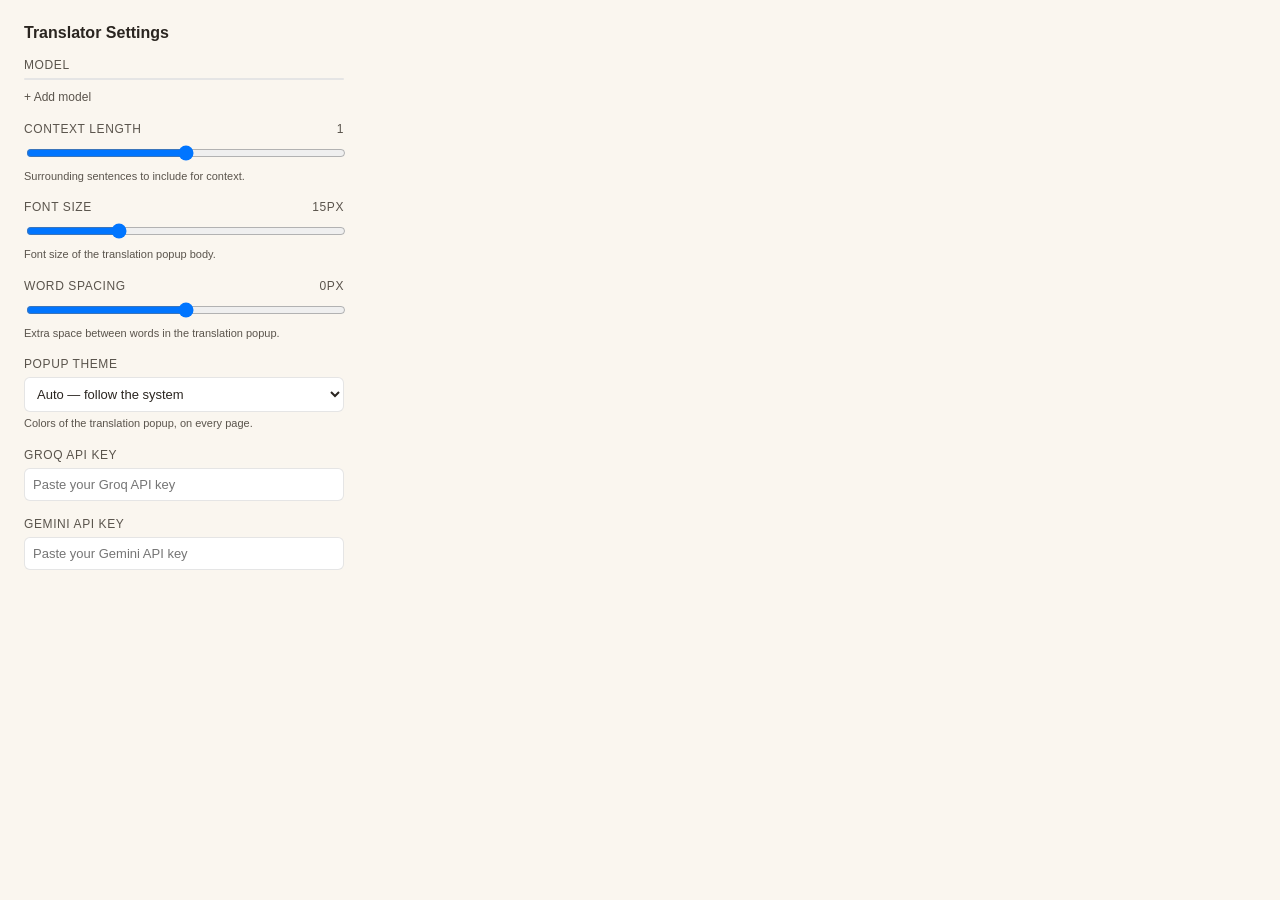
<file: chrome-extension/popup.html>
<!DOCTYPE html>
<html>
<head>
  <meta charset="UTF-8">
  <style>
    /* Same three-way Popup theme setting the translation popup uses — this
       panel follows it too, so picking Dark doesn't leave a white sheet of
       settings behind the dark popup. 'auto' is resolved to one of the two
       classes in popup.js (matchMedia), never with a media query here. */
    :root {
      --bg: #faf6ef;
      --fg: #2a2520;
      --muted: #5a544c;
      --field: #ffffff;
      --line: rgba(0,0,0,0.1);
      --line-soft: rgba(0,0,0,0.06);
      --hover: rgba(0,0,0,0.03);
      --danger: #b3261e;
      --btn-bg: #2a2520;
      --btn-fg: #faf6ef;
    }
    /* color-scheme so the native range thumb, the select menu and the
       password reveal render dark too — CSS variables can't reach those. */
    body.theme-dark {
      color-scheme: dark;
      --bg: #22201d;
      --fg: #e8e3da;
      --muted: #9a938a;
      --field: #2c2a26;
      --line: rgba(255,255,255,0.14);
      --line-soft: rgba(255,255,255,0.08);
      --hover: rgba(255,255,255,0.06);
      --danger: #ef8a7e;
      --btn-bg: #e8e3da;
      --btn-fg: #22201d;
    }
    body {
      width: 320px;
      padding: 16px;
      font-family: -apple-system, BlinkMacSystemFont, "Segoe UI", Roboto, sans-serif;
      font-size: 14px;
      background: var(--bg);
      color: var(--fg);
    }
    h2 {
      margin: 0 0 16px;
      font-size: 16px;
      font-weight: 600;
    }
    .setting {
      margin-bottom: 16px;
    }
    .setting-label {
      display: block;
      font-size: 12px;
      color: var(--muted);
      margin-bottom: 6px;
      text-transform: uppercase;
      letter-spacing: 0.05em;
    }
    select, input {
      width: 100%;
      padding: 8px;
      border: 1px solid var(--line);
      border-radius: 6px;
      background: var(--field);
      color: var(--fg);
      font-size: 13px;
      box-sizing: border-box;
    }
    select:focus, input:focus {
      outline: none;
      box-shadow: none;
    }
    input[type="range"] {
      padding: 0;
    }
    .value-display {
      float: right;
      font-variant-numeric: tabular-nums;
    }
    .help-text {
      font-size: 11px;
      color: var(--muted);
      margin-top: 4px;
      line-height: 1.4;
    }
    /* ---- Model list: one row per model, click to select, x to remove ---- */
    .model-list {
      border: 1px solid var(--line);
      border-radius: 6px;
      background: var(--field);
      overflow: hidden;
    }
    .model-row {
      display: flex;
      align-items: center;
      border-top: 1px solid var(--line-soft);
    }
    .model-row:first-child { border-top: 0; }
    .model-pick {
      flex: 1;
      min-width: 0;
      display: flex;
      align-items: baseline;
      gap: 6px;
      padding: 8px;
      border: 0;
      background: none;
      font: inherit;
      font-size: 13px;
      color: inherit;
      text-align: left;
      cursor: pointer;
    }
    .model-pick:hover { background: var(--hover); }
    /* A fixed-width tick gutter, so the names line up whether or not the
       row is the selected one. */
    .model-pick::before {
      content: "\2713";
      width: 12px;
      flex: none;
      visibility: hidden;
    }
    .model-pick.selected::before { visibility: visible; }
    .model-pick.selected { font-weight: 600; }
    .model-pick .name {
      flex: 1;
      overflow: hidden;
      text-overflow: ellipsis;
      white-space: nowrap;
    }
    .model-pick .tag {
      flex: none;
      font-size: 10px;
      color: var(--muted);
      text-transform: uppercase;
      letter-spacing: 0.04em;
      white-space: nowrap;
    }
    .model-del {
      width: 28px;
      flex: none;
      padding: 8px 0;
      border: 0;
      background: none;
      color: var(--muted);
      font: inherit;
      font-size: 15px;
      line-height: 1;
      cursor: pointer;
    }
    .model-del:hover { color: var(--danger); }
    .model-empty {
      padding: 8px;
      font-size: 12px;
      color: var(--muted);
    }
    /* ---- Add-model form ---- */
    details.add-model { margin-top: 8px; }
    details.add-model > summary {
      font-size: 12px;
      color: var(--muted);
      cursor: pointer;
      list-style: none;
      padding: 2px 0;
    }
    details.add-model > summary::-webkit-details-marker { display: none; }
    details.add-model > summary::before { content: "+ "; }
    .add-form {
      display: grid;
      grid-template-columns: 1fr 1fr;
      gap: 8px;
      margin-top: 8px;
    }
    .add-form .full { grid-column: 1 / -1; }
    .add-form label {
      display: block;
      font-size: 11px;
      color: var(--muted);
      margin-bottom: 4px;
    }
    .add-btn {
      grid-column: 1 / -1;
      padding: 8px;
      border: 1px solid var(--line);
      border-radius: 6px;
      background: var(--btn-bg);
      color: var(--btn-fg);
      font: inherit;
      font-size: 13px;
      cursor: pointer;
    }
    .form-error {
      grid-column: 1 / -1;
      margin: 0;
      font-size: 11px;
      color: var(--danger);
    }
  </style>
</head>
<body>
  <h2>Translator Settings</h2>
  
  <!-- One flat, fully editable model list: pick one with its row, drop one
       with the x, add your own below by the id its provider knows it by.
       Reasoning picks the reasoning_effort a Groq model accepts — "off"
       omits the parameter, which is what llama/gemma/mixtral need. -->
  <div class="setting">
    <label class="setting-label">Model</label>
    <div class="model-list" id="model-list"></div>
    <details class="add-model" id="add-model">
      <summary>Add model</summary>
      <div class="add-form">
        <div class="full">
          <label for="nm-model">Model ID</label>
          <input id="nm-model" placeholder="provider/model" spellcheck="false">
        </div>
        <div>
          <label for="nm-provider">Provider</label>
          <select id="nm-provider"></select>
        </div>
        <div>
          <label for="nm-reasoning">Reasoning</label>
          <select id="nm-reasoning"></select>
        </div>
        <p class="form-error" id="nm-error" hidden></p>
        <button type="button" class="add-btn" id="nm-add">Add model</button>
      </div>
    </details>
  </div>

  <div class="setting">
    <label class="setting-label">
      Context length
      <span class="value-display" id="context-val">1</span>
    </label>
    <input type="range" id="context-range" min="0" max="10" step="1">
    <div class="help-text">Surrounding sentences to include for context.</div>
  </div>

  <div class="setting">
    <label class="setting-label">
      Font size
      <span class="value-display" id="font-size-val">15px</span>
    </label>
    <input type="range" id="font-size-range" min="10" max="28" step="1" value="15">
    <div class="help-text">Font size of the translation popup body.</div>
  </div>

  <div class="setting">
    <label class="setting-label">
      Word spacing
      <span class="value-display" id="word-spacing-val">0px</span>
    </label>
    <input type="range" id="word-spacing-range" min="-2" max="20" step="0.5">
    <div class="help-text">Extra space between words in the translation popup.</div>
  </div>

  <div class="setting">
    <label class="setting-label" for="theme-select">Popup theme</label>
    <select id="theme-select">
      <option value="auto">Auto — follow the system</option>
      <option value="light">Light</option>
      <option value="dark">Dark</option>
    </select>
    <div class="help-text">Colors of the translation popup, on every page.</div>
  </div>

  <div class="setting">
    <label class="setting-label">Groq API Key</label>
    <input type="password" id="key-groq" placeholder="Paste your Groq API key">
  </div>

  <div class="setting">
    <label class="setting-label">Gemini API Key</label>
    <input type="password" id="key-gemini" placeholder="Paste your Gemini API key">
  </div>

  <script src="js/models.js"></script>
  <script src="js/popup.js"></script>
</body>
</html>
</file>
